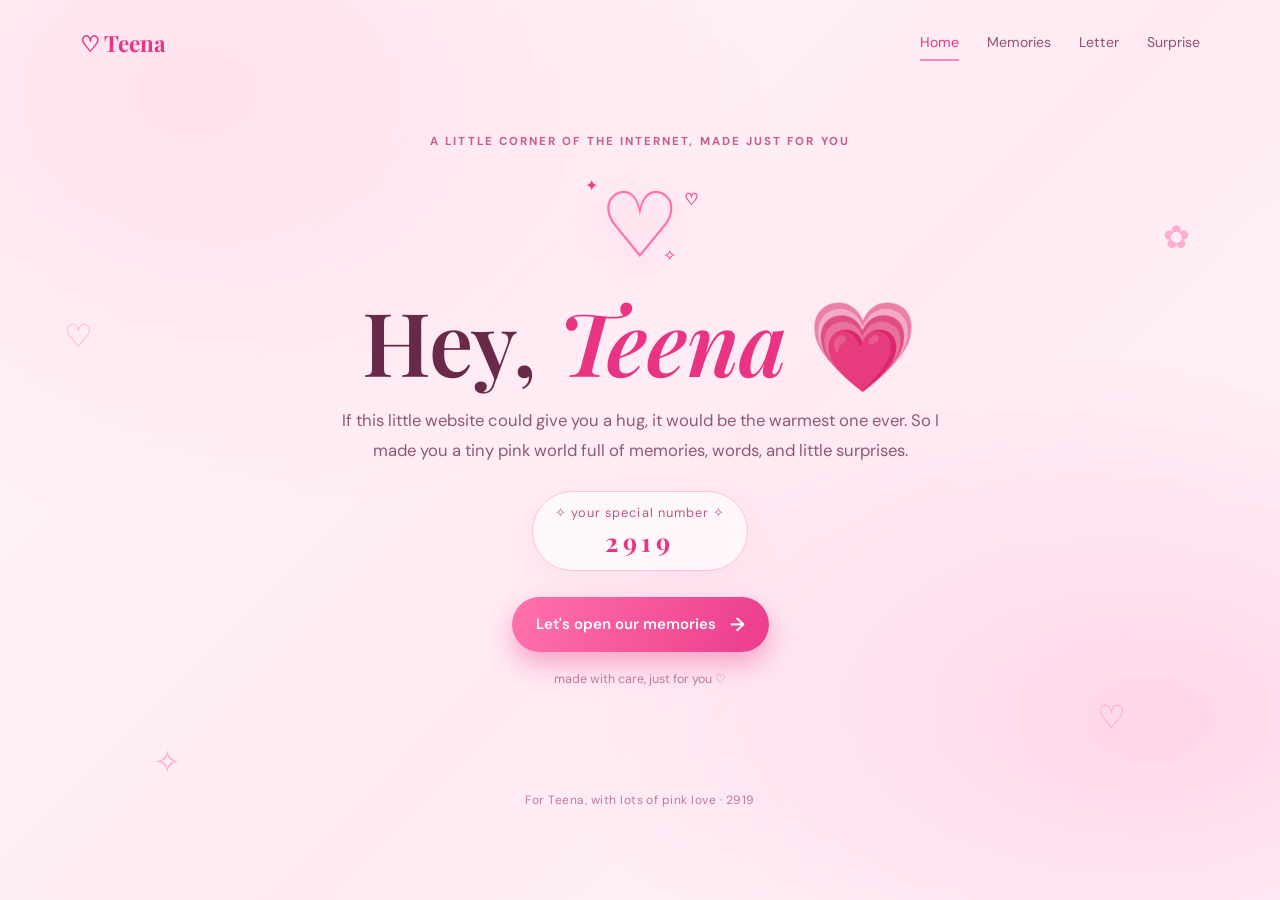
<file: index.html>
<!doctype html>
<html lang="en">
<head>
<meta charset="utf-8"><meta name="viewport" content="width=device-width, initial-scale=1">
<title>For Teena ♡</title><link rel="stylesheet" href="style.css">
</head>
<body class="home">
<div class="ambient" aria-hidden="true"></div>
<nav class="nav"><a class="brand" href="index.html">♡ Teena</a><div><a class="active" href="index.html">Home</a><a href="memories.html">Memories</a><a href="letter.html">Letter</a><a href="surprise.html">Surprise</a></div></nav>
<main class="hero">
<div class="eyebrow">A little corner of the internet, made just for you</div>
<div class="heart-orbit"><span>♡</span><i>✦</i><b>♡</b><em>✧</em></div>
<h1>Hey, <span>Teena</span> 💗</h1>
<p class="hero-copy">If this little website could give you a hug, it would be the warmest one ever. So I made you a tiny pink world full of memories, words, and little surprises.</p>
<div class="number-pill">✧ your special number ✧ <strong>2919</strong></div>
<a class="cta" href="memories.html">Let's open our memories <span>→</span></a>
<div class="tiny-note">made with care, just for you ♡</div>
</main>
<div class="floating f1">♡</div><div class="floating f2">✿</div><div class="floating f3">✧</div><div class="floating f4">♡</div>
<footer>For Teena, with lots of pink love · 2919</footer>
<script src="script.js"></script></body></html>
</file>
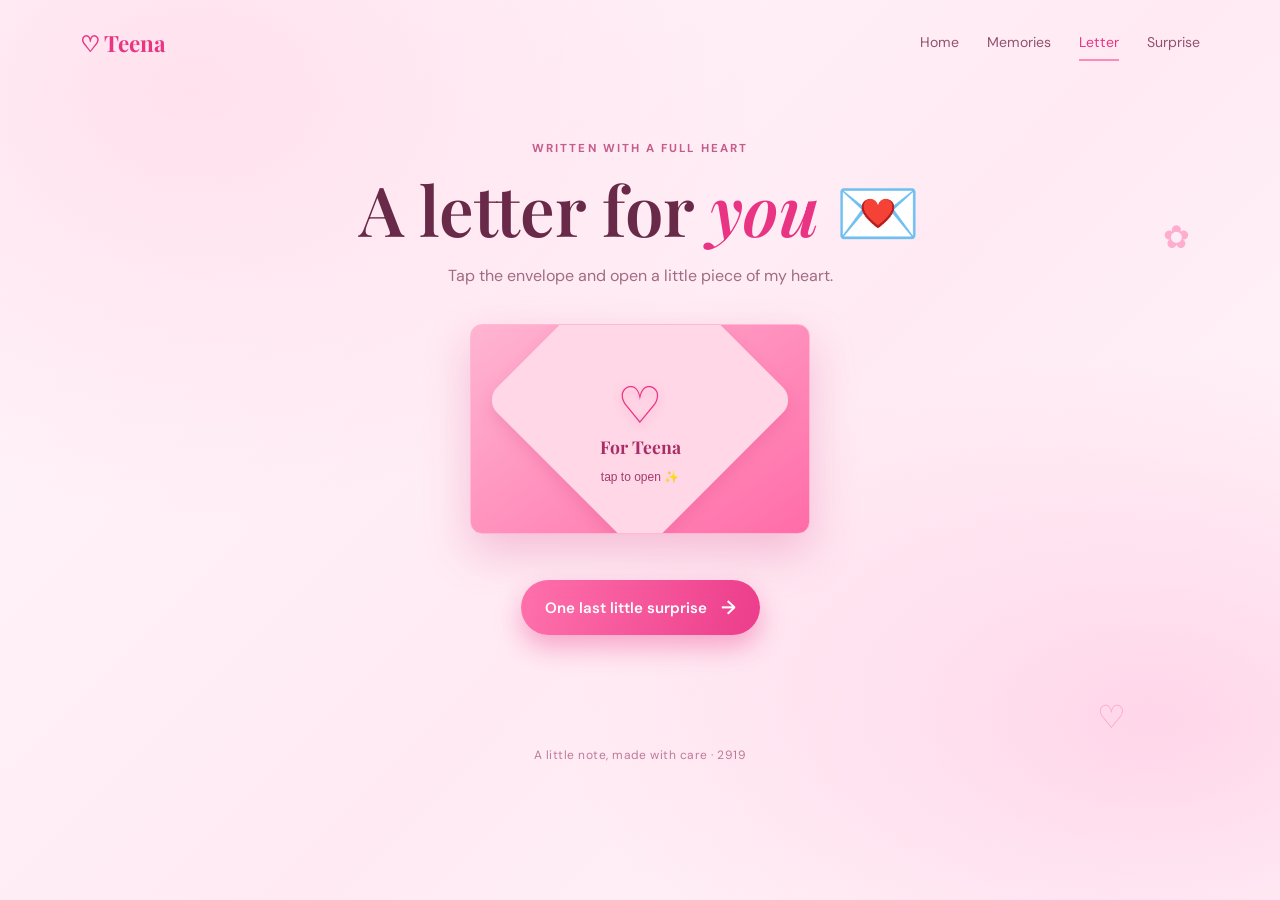
<file: letter.html>
<!doctype html>
<html lang="en"><head><meta charset="utf-8"><meta name="viewport" content="width=device-width, initial-scale=1"><title>A Letter for Teena 💌</title><link rel="stylesheet" href="style.css"></head>
<body><nav class="nav"><a class="brand" href="index.html">♡ Teena</a><div><a href="index.html">Home</a><a href="memories.html">Memories</a><a class="active" href="letter.html">Letter</a><a href="surprise.html">Surprise</a></div></nav>
<main class="page-wrap letter-page"><div class="eyebrow">written with a full heart</div><h1 class="page-title">A letter for <span>you</span> 💌</h1><p class="subhead">Tap the envelope and open a little piece of my heart.</p>
<button class="envelope" id="openLetter" aria-label="Open the letter"><span class="envelope-heart">♡</span><span class="envelope-label">For Teena</span><span class="tap-hint">tap to open ✨</span></button>
<article class="letter-paper" id="letterPaper" hidden><div class="letter-top">♡ A LITTLE NOTE FOR TEENA ♡</div><h2>My dear Teena, 💗</h2>
<p>I don’t think a single website could ever hold all the things I want to say to you, but I wanted to make this little pink place just for you anyway. You have a way of making ordinary moments feel special, and even a simple thought of you can bring a smile to my face. I hope you always remember how precious you are, how much your happiness matters, and how deserving you are of kindness, care, and all the beautiful things life has to offer. I love the little memories we make, the silly moments that make us laugh, and the quiet times that become special just because we share them. No matter how busy life gets, I hope we keep making time for these little moments, keep cheering each other on, and keep finding new reasons to smile together. When you have a difficult day, I hope you give yourself the same gentleness you give to others; when something wonderful happens, I hope you celebrate it with your whole heart. This page is only made of code, colours, and animations, but the thought behind it is simple: you are special to me, and I wanted you to have something that reminds you of that. So here’s a tiny reminder wrapped in pink: keep smiling, keep being your lovely self, and never forget that you deserve love that feels safe, honest, patient, and kind. If I could save one thing from every day, it would be a happy moment with you. And if you ever come back to this page, I hope it makes you smile all over again. Happy little memories, countless more to make, and one favourite number to remember — <strong>2919</strong>. 💕</p>
<div class="letter-sign">Always cheering for you, <br><strong>Someone who cares about you ♡</strong></div></article>
<div class="center letter-next"><a class="cta" href="surprise.html">One last little surprise <span>→</span></a></div></main>
<div class="floating f2">✿</div><div class="floating f4">♡</div><footer>A little note, made with care · 2919</footer><script src="script.js"></script></body></html>
</file>
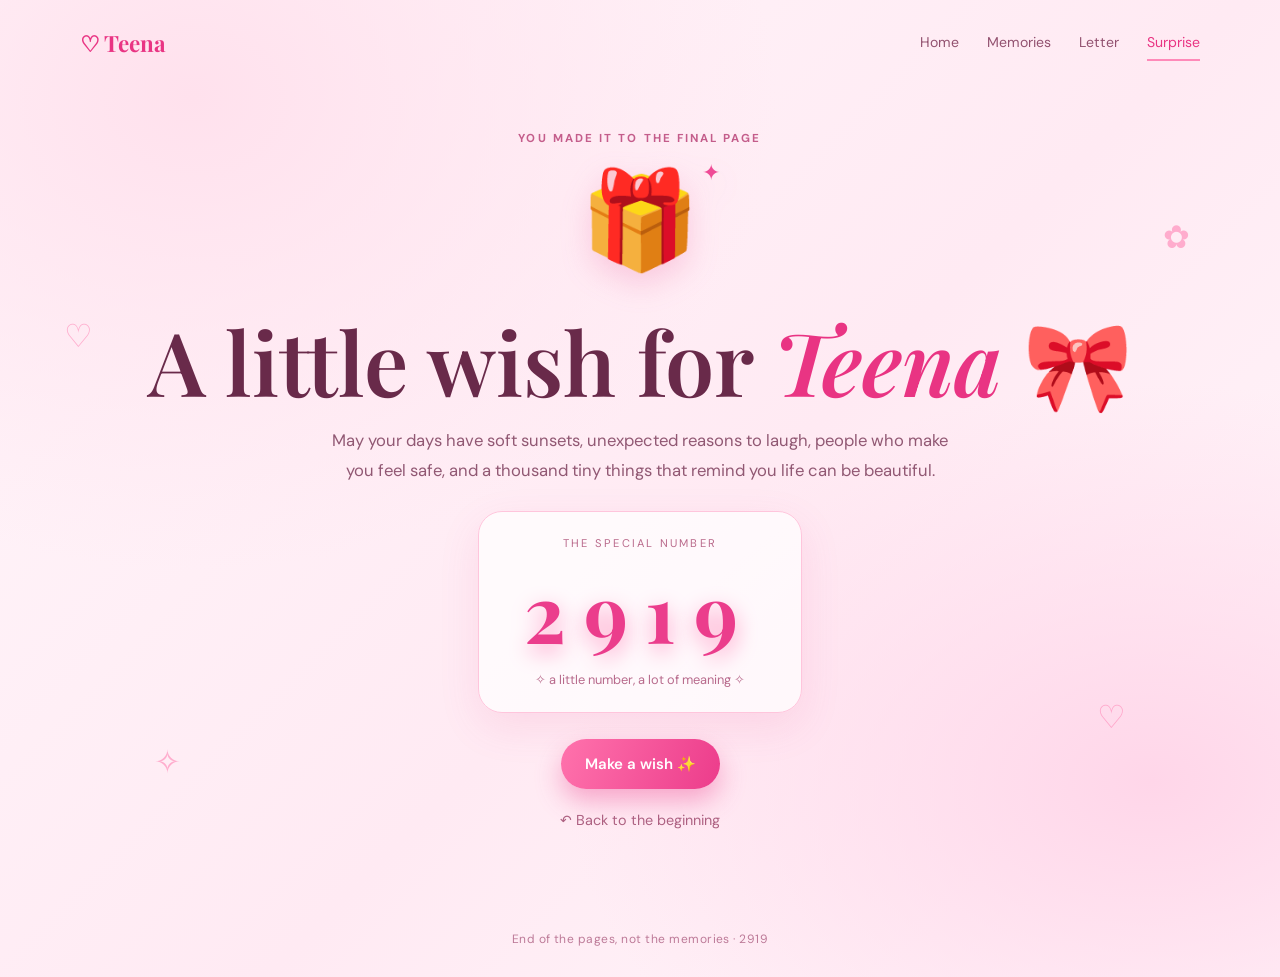
<file: surprise.html>
<!doctype html>
<html lang="en"><head><meta charset="utf-8"><meta name="viewport" content="width=device-width, initial-scale=1"><title>A Surprise for Teena 🎀</title><link rel="stylesheet" href="style.css"></head>
<body><nav class="nav"><a class="brand" href="index.html">♡ Teena</a><div><a href="index.html">Home</a><a href="memories.html">Memories</a><a href="letter.html">Letter</a><a class="active" href="surprise.html">Surprise</a></div></nav>
<main class="hero surprise-hero"><div class="eyebrow">you made it to the final page</div><div class="gift">🎁<span>✦</span></div><h1>A little wish for <span>Teena</span> 🎀</h1><p class="hero-copy">May your days have soft sunsets, unexpected reasons to laugh, people who make you feel safe, and a thousand tiny things that remind you life can be beautiful.</p><div class="number-card"><small>THE SPECIAL NUMBER</small><strong>2919</strong><span>✧ a little number, a lot of meaning ✧</span></div><button class="cta" id="wishBtn">Make a wish ✨</button><p id="wishMessage" class="wish-message" hidden>✨ Your wish is on its way — keep that lovely smile, Teena! ♡ ✨</p><a class="back-link" href="index.html">↶ Back to the beginning</a></main>
<div class="floating f1">♡</div><div class="floating f2">✿</div><div class="floating f3">✧</div><div class="floating f4">♡</div><footer>End of the pages, not the memories · 2919</footer><script src="script.js"></script></body></html>
</file>
<file: style.css>
@import url('https://fonts.googleapis.com/css2?family=DM+Sans:wght@400;500;600;700&family=Playfair+Display:wght@500;600;700&display=swap');
:root{--pink:#ff4f9a;--hot:#e93483;--rose:#ffd5e6;--pale:#fff4f8;--ink:#642744;--muted:#a66b87;--white:#fff}
*{box-sizing:border-box}html{scroll-behavior:smooth}body{margin:0;min-height:100vh;font-family:'DM Sans',sans-serif;color:var(--ink);background:radial-gradient(ellipse at 15% 10%,#ffe1ed 0,transparent 38%),radial-gradient(ellipse at 90% 80%,#ffd6e9 0,transparent 36%),linear-gradient(135deg,#fff7fb,#ffeaf3 55%,#fff7fb);overflow-x:hidden}
body:before{content:"";position:fixed;inset:0;pointer-events:none;opacity:.22;background-image:radial-gradient(#ed7bb0 .7px,transparent .7px);background-size:18px 18px;z-index:-1}
.nav{width:min(1120px,92%);margin:0 auto;padding:25px 0;display:flex;align-items:center;justify-content:space-between;gap:20px;position:relative;z-index:5}.brand{font-family:'Playfair Display',serif;font-size:1.4rem;font-weight:700;color:var(--hot);text-decoration:none}.nav div{display:flex;gap:clamp(10px,2.4vw,28px);flex-wrap:wrap}.nav div a{font-size:.88rem;text-decoration:none;color:#92516f;padding:8px 0;transition:.25s}.nav div a:hover,.nav div a.active{color:var(--hot);border-bottom:2px solid #ff8ab9}
.hero{min-height:76vh;display:flex;align-items:center;justify-content:center;flex-direction:column;text-align:center;padding:45px 22px 80px;position:relative}.eyebrow{text-transform:uppercase;letter-spacing:.18em;font-size:.72rem;font-weight:700;color:#c45d8b}.hero h1,.page-title{font:600 clamp(2.6rem,7vw,5.5rem)/1.08 'Playfair Display',serif;margin:18px 0;color:#692a4a}.hero h1 span,.page-title span{color:var(--hot);font-style:italic}.hero-copy{max-width:620px;line-height:1.8;color:#915873;font-size:1.04rem;margin:0 auto 25px}.heart-orbit{width:128px;height:105px;position:relative;display:grid;place-items:center;margin:18px 0 3px;animation:bob 4s ease-in-out infinite}.heart-orbit span{font-size:5.7rem;color:#ff72ad;text-shadow:0 10px 30px #ff8dbb8a;animation:pulse 1.8s ease-in-out infinite}.heart-orbit i,.heart-orbit b,.heart-orbit em{position:absolute;color:#e9408b;font-style:normal;animation:twinkle 2s infinite}.heart-orbit i{top:8px;left:9px}.heart-orbit b{right:6px;top:22px}.heart-orbit em{bottom:6px;right:28px}.number-pill{border:1px solid #ffc0da;background:#ffffffa6;border-radius:50px;padding:12px 22px;color:#ba5682;font-size:.8rem;letter-spacing:.08em;box-shadow:0 10px 30px #ffb4d02b}.number-pill strong{display:block;font:700 1.6rem 'Playfair Display',serif;color:#e93483;letter-spacing:.18em;margin-top:3px}.cta{display:inline-flex;align-items:center;gap:14px;margin-top:26px;border:0;border-radius:50px;padding:15px 24px;background:linear-gradient(110deg,#ff72ac,#ec3c8b);color:white;text-decoration:none;font:600 .94rem 'DM Sans',sans-serif;box-shadow:0 12px 26px #ed4d9370;cursor:pointer;transition:transform .25s,box-shadow .25s}.cta:hover{transform:translateY(-4px);box-shadow:0 17px 32px #ed4d9385}.cta span{font-size:1.2rem}.tiny-note{margin-top:19px;font-size:.78rem;color:#bc7a99}
.page-wrap{width:min(1080px,92%);margin:0 auto;padding:55px 0 90px;text-align:center}.page-title{font-size:clamp(2.5rem,6vw,4.3rem);margin:16px 0}.subhead{color:#a16b84;line-height:1.7;margin:0 auto 35px;max-width:590px}
.gallery{display:grid;grid-template-columns:repeat(2,minmax(0,1fr));gap:28px;max-width:850px;margin:35px auto 20px}.photo-card{background:#fffdfd;padding:12px 12px 18px;border-radius:18px;box-shadow:0 14px 40px #bd548222;border:1px solid #ffe0ed;transform:rotate(var(--rotate,0deg));transition:transform .35s,box-shadow .35s}.photo-card:nth-child(odd){--rotate:-1.2deg}.photo-card:nth-child(even){--rotate:1.2deg}.photo-card:hover{transform:translateY(-7px) rotate(0) scale(1.015);box-shadow:0 22px 45px #bd548244}.photo-frame{height:340px;overflow:hidden;border-radius:12px;background:#ffe4ef}.photo-frame img{width:100%;height:100%;object-fit:cover;display:block;transition:transform .6s}.photo-card:hover img{transform:scale(1.055)}.photo-card figcaption{padding:15px 5px 0;font:500 1rem 'Playfair Display',serif;color:#9d4a70}.photo-card figcaption span{color:#f34e96;margin-right:7px}.center{text-align:center}
.letter-page{max-width:850px}.envelope{position:relative;width:min(340px,85vw);height:210px;margin:20px auto 10px;border:1px solid #ffb8d4;border-radius:12px;background:linear-gradient(145deg,#ffb5d2,#ff6ca8);box-shadow:0 18px 45px #dc438747;cursor:pointer;overflow:hidden;display:flex;align-items:center;justify-content:center;flex-direction:column;transition:transform .3s}.envelope:hover{transform:translateY(-5px) rotate(-1deg)}.envelope:before{content:"";position:absolute;top:-35px;width:220px;height:220px;background:#ffd7e7;transform:rotate(45deg);border-radius:18px;box-shadow:5px 5px 15px #c8337730}.envelope-heart,.envelope-label,.tap-hint{position:relative;z-index:1}.envelope-heart{font-size:3.2rem;color:#e93483;text-shadow:0 3px 10px #ff8cbb}.envelope-label{font:700 1.1rem 'Playfair Display',serif;color:#a72d66}.tap-hint{margin-top:12px;color:#a33b6c;font-size:.75rem}.letter-paper{max-width:760px;margin:35px auto 10px;text-align:left;background:#fffdfd;border:1px solid #ffcce0;border-radius:18px;padding:clamp(23px,5vw,46px);box-shadow:0 18px 55px #be4b8126;animation:rise .7s both;position:relative}.letter-paper:before{content:"";position:absolute;inset:9px;border:1px dashed #f7b0ce;border-radius:12px;pointer-events:none}.letter-top{text-align:center;letter-spacing:.16em;font-size:.7rem;color:#d45b91;font-weight:700}.letter-paper h2{font:600 2rem 'Playfair Display',serif;color:#e83f8a;margin:24px 0 16px}.letter-paper p{font-size:.98rem;line-height:2;color:#81516a;position:relative}.letter-sign{text-align:right;line-height:1.8;color:#a34b76;font-family:'Playfair Display',serif;font-size:1.05rem;margin-top:25px;position:relative}.letter-next{margin-top:20px}
.gift{font-size:6rem;margin:12px 0;position:relative;animation:bob 3s ease-in-out infinite;filter:drop-shadow(0 12px 15px #e94d9138)}.gift span{position:absolute;font-size:1.4rem;top:0;right:-20px;color:#ef4b96;animation:twinkle 1.6s infinite}.surprise-hero{padding-top:45px}.number-card{display:flex;flex-direction:column;gap:7px;padding:24px 45px;background:#ffffffb8;border:1px solid #ffc5dc;border-radius:24px;box-shadow:0 14px 40px #e34a8c1d}.number-card small{font-size:.7rem;letter-spacing:.2em;color:#ba6a8b}.number-card strong{font:700 clamp(3rem,8vw,5rem) 'Playfair Display',serif;letter-spacing:.22em;color:#eb3d8c;text-shadow:0 7px 22px #ff9bc5}.number-card span{font-size:.8rem;color:#b86a8c}.wish-message{color:#c13e7e;font-weight:600;animation:rise .5s both}.back-link{display:block;margin-top:22px;color:#ad6081;text-decoration:none;font-size:.9rem}.back-link:hover{color:#e93483}
.floating{position:fixed;z-index:-1;color:#ff78ad;opacity:.55;animation:float 8s ease-in-out infinite;font-size:2rem;pointer-events:none}.f1{left:5%;top:35%}.f2{right:7%;top:24%;animation-delay:-2s}.f3{left:12%;bottom:13%;animation-delay:-4s}.f4{right:12%;bottom:18%;animation-delay:-1s}footer{text-align:center;padding:22px 15px 30px;color:#bd7a98;font-size:.75rem;letter-spacing:.04em}
[hidden]{display:none!important}
@keyframes bob{0%,100%{transform:translateY(0)}50%{transform:translateY(-9px)}}@keyframes pulse{0%,100%{transform:scale(1)}50%{transform:scale(1.09)}}@keyframes twinkle{0%,100%{opacity:.45;transform:scale(.8) rotate(0)}50%{opacity:1;transform:scale(1.25) rotate(15deg)}}@keyframes float{0%,100%{transform:translateY(0) rotate(-8deg)}50%{transform:translateY(-35px) rotate(12deg)}}@keyframes rise{from{opacity:0;transform:translateY(20px)}to{opacity:1;transform:translateY(0)}}
@media(max-width:650px){.nav{align-items:flex-start;flex-direction:column;padding:20px 0 10px}.nav div{width:100%;justify-content:space-between;gap:8px}.nav div a{font-size:.8rem}.hero{min-height:70vh;padding-top:30px}.hero-copy{font-size:.95rem}.gallery{gap:14px}.photo-card{padding:7px 7px 12px;border-radius:13px}.photo-frame{height:245px}.photo-card figcaption{font-size:.86rem;padding-top:11px}.page-wrap{padding-top:42px}.letter-paper p{font-size:.92rem;line-height:1.85}.number-card{padding:22px 20px}.floating{font-size:1.5rem}}
@media(max-width:390px){.photo-frame{height:205px}.nav div a{font-size:.74rem}.gallery{gap:10px}.photo-card figcaption{font-size:.8rem}}
@media(prefers-reduced-motion:reduce){*,*:before,*:after{animation-duration:.01ms!important;animation-iteration-count:1!important;scroll-behavior:auto!important;transition-duration:.01ms!important}}
</file>
